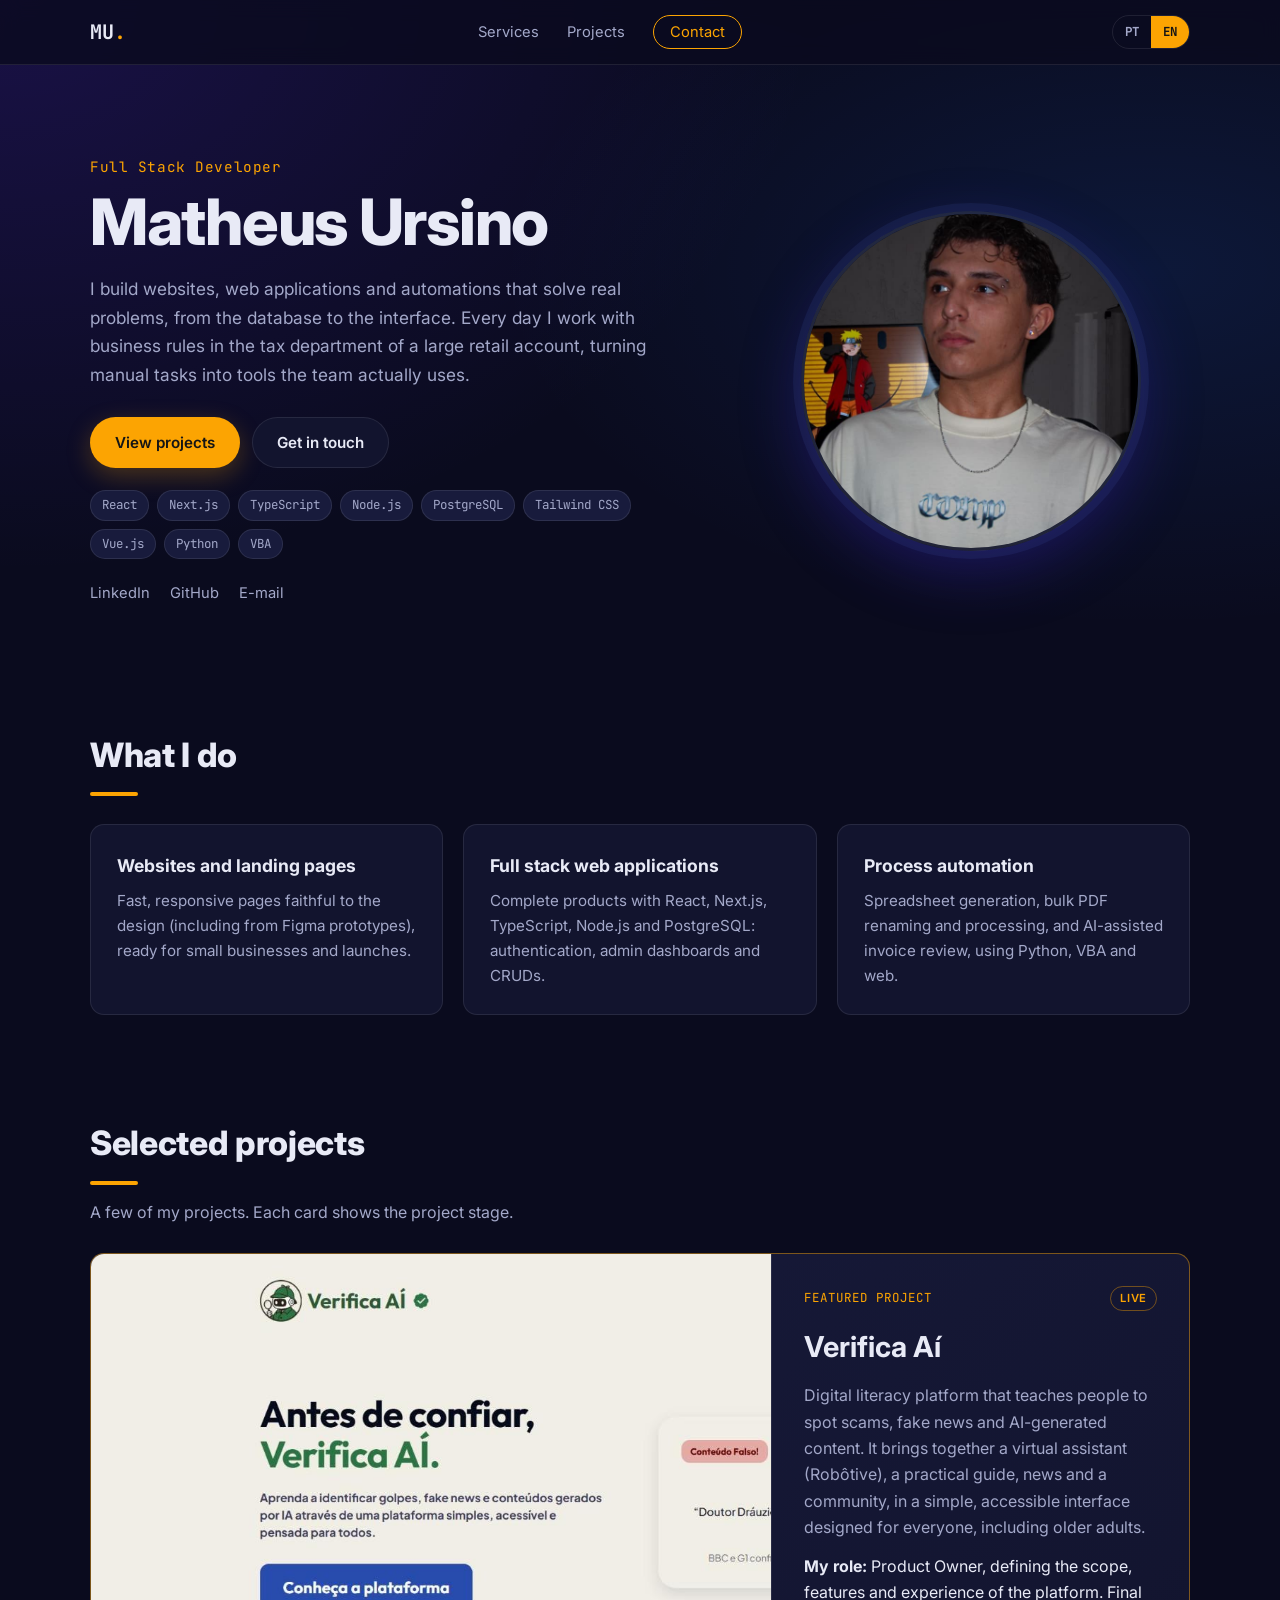
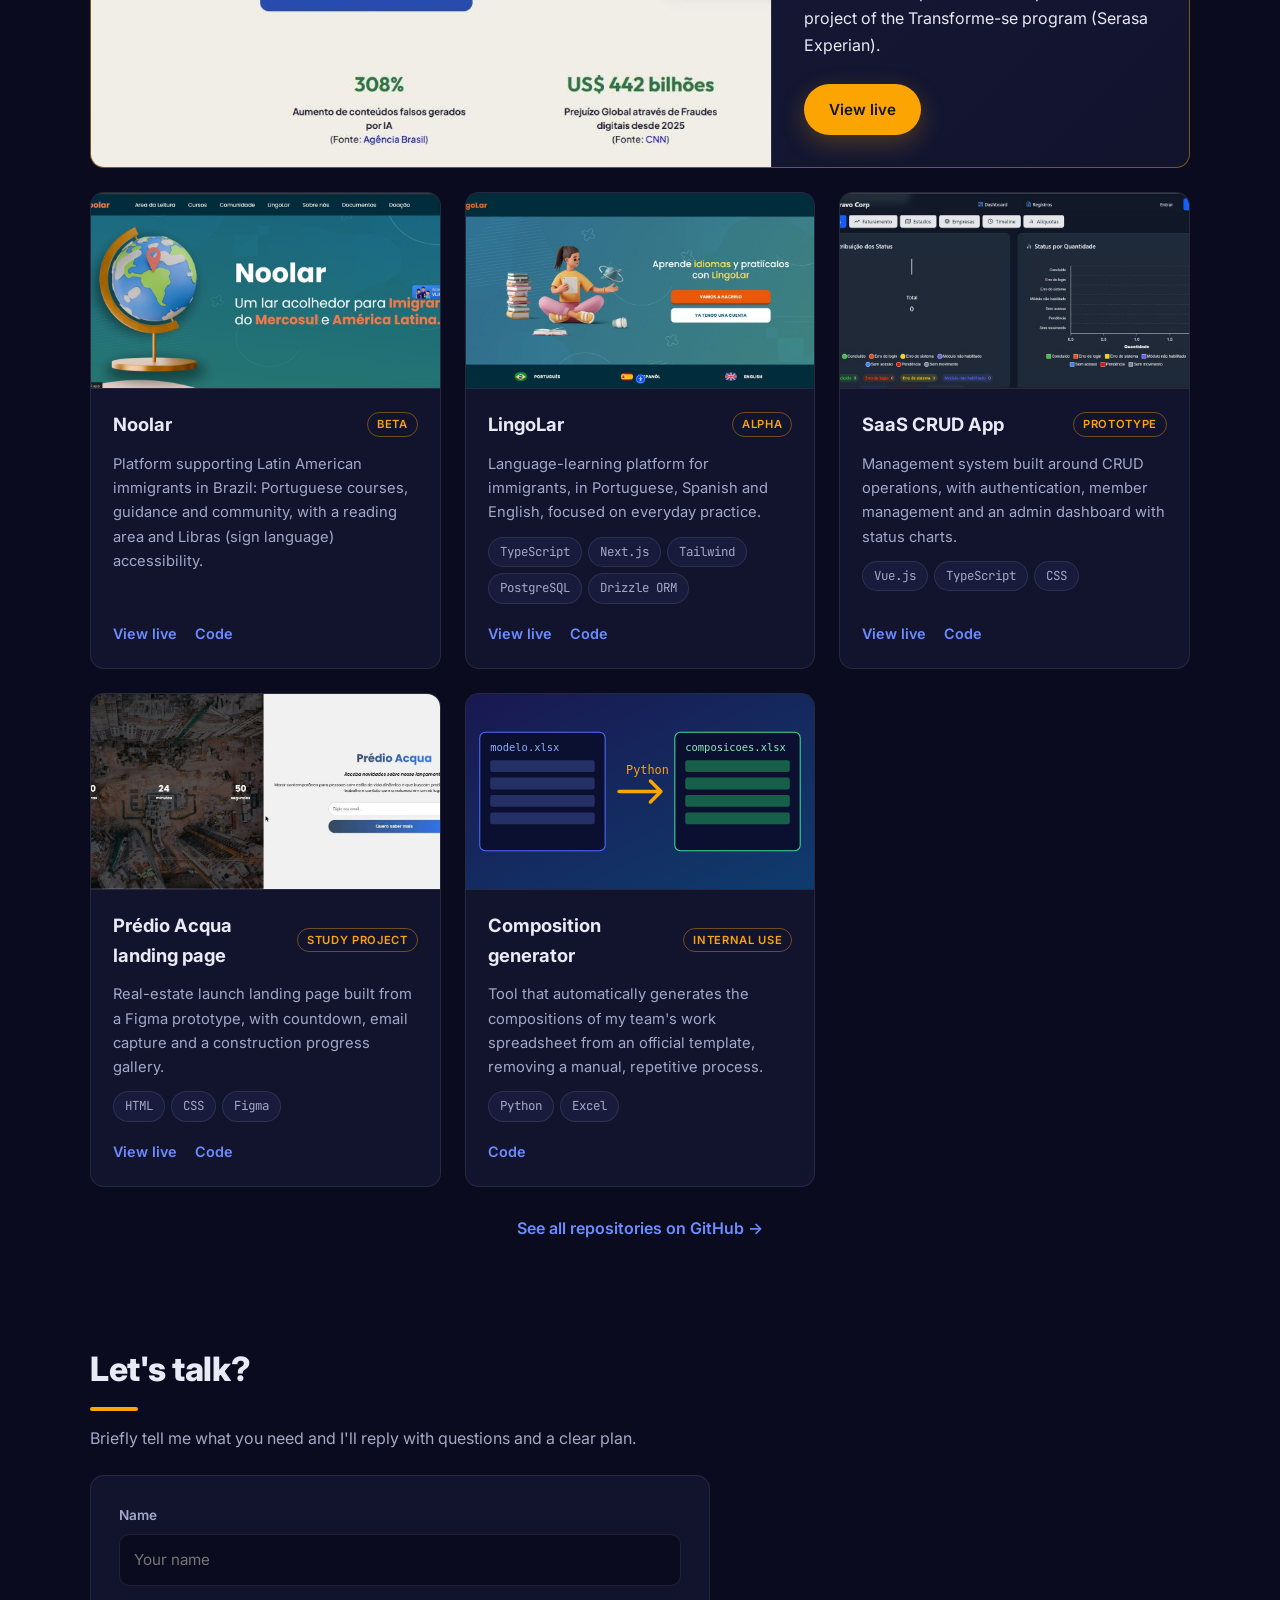
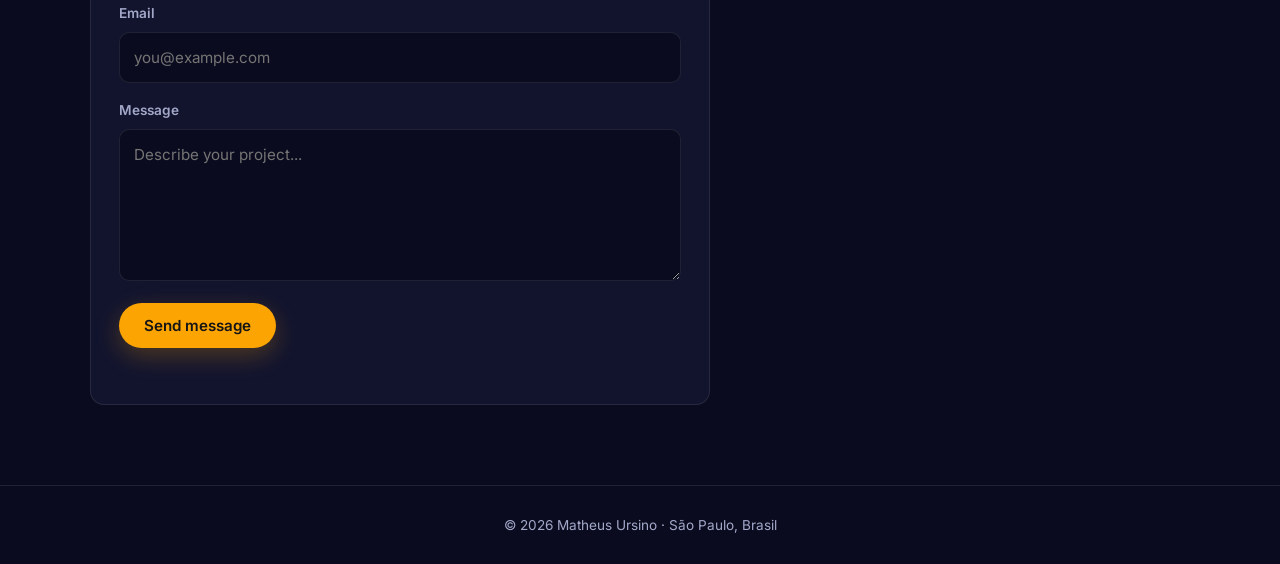
<file: index.html>
<!DOCTYPE html>
<html lang="pt-BR">
<head>
  <meta charset="UTF-8">
  <meta name="viewport" content="width=device-width, initial-scale=1.0">
  <title>Matheus Ursino | Desenvolvedor Full Stack</title>
  <meta name="description" content="Matheus Ursino, desenvolvedor full stack (React, Next.js, TypeScript, Node.js). Sites, aplicações web e automação de processos.">
  <meta property="og:title" content="Matheus Ursino | Desenvolvedor Full Stack">
  <meta property="og:description" content="Sites, aplicações web e automação de processos com React, Next.js, Node.js e Python.">
  <meta property="og:image" content="Images/FotoPerfil.jpeg">
  <link rel="preconnect" href="https://fonts.googleapis.com">
  <link rel="preconnect" href="https://fonts.gstatic.com" crossorigin>
  <link rel="stylesheet" href="main.css">
</head>

<body>
  <header class="site-header">
    <nav class="nav container" aria-label="Principal">
      <a href="#inicio" class="brand">MU<span>.</span></a>
      <ul class="nav-links">
        <li><a href="#servicos" data-i18n="nav_services">Serviços</a></li>
        <li><a href="#projetos" data-i18n="nav_projects">Projetos</a></li>
        <li><a href="#contato" class="nav-cta" data-i18n="nav_contact">Contato</a></li>
      </ul>
      <div class="lang" role="group" aria-label="Idioma / Language"><button type="button" data-lang="pt" aria-pressed="true">PT</button><button type="button" data-lang="en" aria-pressed="false">EN</button></div>
    </nav>
  </header>

  <main>
    <section id="inicio" class="hero container">
      <div class="hero-text">
        <p class="eyebrow" data-i18n="eyebrow">Desenvolvedor Full Stack</p>
        <h1>Matheus Ursino</h1>
        <p class="lead" data-i18n="lead">Construo sites, aplicações web e automações que resolvem problemas reais, do banco de dados à interface. Trabalho no dia a dia com regras de negócio do setor fiscal de uma grande conta do varejo e transformo tarefas manuais em ferramentas que a equipe realmente usa.</p>
        <div class="hero-actions">
          <a href="#projetos" class="btn btn-primary" data-i18n="btn_projects">Ver projetos</a>
          <a href="#contato" class="btn btn-ghost" data-i18n="btn_talk">Falar comigo</a>
        </div>
        <ul class="chips" aria-label="Tecnologias">
          <li>React</li><li>Next.js</li><li>TypeScript</li><li>Node.js</li><li>PostgreSQL</li><li>Tailwind CSS</li><li>Vue.js</li><li>Python</li><li>VBA</li>
        </ul>
        <div class="social">
          <a href="https://br.linkedin.com/in/matheus-ursino" target="_blank" rel="noopener noreferrer" aria-label="LinkedIn">LinkedIn</a>
          <a href="https://github.com/MatheusUrsino" target="_blank" rel="noopener noreferrer" aria-label="GitHub">GitHub</a>
          <a href="mailto:matheusursinoprofissional@gmail.com" aria-label="E-mail">E-mail</a>
        </div>
      </div>
      <div class="hero-photo">
        <img src="Images/FotoPerfil.jpeg" alt="Foto de Matheus Ursino" data-i18n-alt="a_photo" width="360" height="360">
      </div>
    </section>

    <section id="servicos" class="container section">
      <h2 class="section-title" data-i18n="t_services">O que eu faço</h2>
      <div class="services">
        <article class="service">
          <h3 data-i18n="s1_t">Sites e landing pages</h3>
          <p data-i18n="s1_p">Páginas rápidas, responsivas e fiéis ao design (inclusive a partir de protótipos do Figma), prontas para pequenos negócios e lançamentos.</p>
        </article>
        <article class="service">
          <h3 data-i18n="s2_t">Aplicações web full stack</h3>
          <p data-i18n="s2_p">Produtos completos com React, Next.js, TypeScript, Node.js e PostgreSQL: autenticação, painéis administrativos e CRUDs.</p>
        </article>
        <article class="service">
          <h3 data-i18n="s3_t">Automação de processos</h3>
          <p data-i18n="s3_p">Geração de planilhas, renomeação e processamento de PDFs em lote e conferência assistida por IA, com Python, VBA e web.</p>
        </article>
      </div>
    </section>

    <section id="projetos" class="container section">
      <h2 class="section-title" data-i18n="t_projects">Projetos selecionados</h2>
      <p class="section-sub" data-i18n="sub_projects">Alguns trabalhos meus. Cada cartão indica o estágio do projeto.</p>

      <div class="projects">

        <article class="project featured">
          <img src="Images/Verifica-Ai.jpg" alt="Página inicial da plataforma Verifica Aí" data-i18n-alt="a_vf" width="1568" height="726">
          <div class="project-body">
            <div class="project-head"><span class="eyebrow-badge" data-i18n="feat_label">Projeto em destaque</span><span class="badge" data-i18n="feat_live">No ar</span></div>
            <h3>Verifica Aí</h3>
            <p data-i18n="vf_p">Plataforma de letramento digital que ensina a identificar golpes, fake news e conteúdos gerados por IA. Reúne um assistente virtual (Robôtive), guia prático, notícias e comunidade, em uma interface simples e acessível pensada para todos, inclusive idosos.</p>
            <p class="role"><strong data-i18n="role_l">Meu papel:</strong> <span data-i18n="role_t">Product Owner, definindo o escopo, as funcionalidades e a experiência da plataforma. Projeto final do programa Transforme-se (Serasa Experian).</span></p>
            <div class="links">
              <a href="https://verifica-ai-plataforma.vercel.app/" target="_blank" rel="noopener noreferrer" class="btn btn-primary" data-i18n="l_view">Ver online</a>
            </div>
          </div>
        </article>

        <article class="project">
          <img src="Images/Noolar.jpg" alt="Página inicial da plataforma Noolar" data-i18n-alt="a_no" loading="lazy" width="1200" height="565">
          <div class="project-body">
            <div class="project-head"><h3>Noolar</h3><span class="badge" data-i18n="b_beta">Beta</span></div>
            <p data-i18n="no_p">Plataforma de apoio a imigrantes latino-americanos no Brasil: cursos de português, orientação e comunidade, com área de leitura e acessibilidade em Libras.</p>
            <div class="links">
              <a href="https://noolar.vercel.app" target="_blank" rel="noopener noreferrer" data-i18n="l_view">Ver online</a>
              <a href="https://github.com/MatheusUrsino/Noolar" target="_blank" rel="noopener noreferrer" data-i18n="l_code">Código</a>
            </div>
          </div>
        </article>

        <article class="project">
          <img src="Images/Lingolar.jpg" alt="Página inicial da plataforma LingoLar" data-i18n-alt="a_li" loading="lazy" width="1200" height="548">
          <div class="project-body">
            <div class="project-head"><h3>LingoLar</h3><span class="badge" data-i18n="b_alpha">Alpha</span></div>
            <p data-i18n="li_p">Plataforma de aprendizado de idiomas para imigrantes, em português, espanhol e inglês, com foco em prática do dia a dia.</p>
            <ul class="stack"><li>TypeScript</li><li>Next.js</li><li>Tailwind</li><li>PostgreSQL</li><li>Drizzle ORM</li></ul>
            <div class="links">
              <a href="https://lingo-lar.vercel.app" target="_blank" rel="noopener noreferrer" data-i18n="l_view">Ver online</a>
              <a href="https://github.com/MatheusUrsino/LingoLar" target="_blank" rel="noopener noreferrer" data-i18n="l_code">Código</a>
            </div>
          </div>
        </article>

        <article class="project">
          <img src="Images/SaaS-Empresarial.jpg" alt="Painel de status do SaaS CRUD App" data-i18n-alt="a_sa" loading="lazy" width="1200" height="553">
          <div class="project-body">
            <div class="project-head"><h3>SaaS CRUD App</h3><span class="badge" data-i18n="b_proto">Protótipo</span></div>
            <p data-i18n="sa_p">Sistema de gestão baseado em operações CRUD, com autenticação, gerenciamento de membros e painel administrativo com gráficos de status.</p>
            <ul class="stack"><li>Vue.js</li><li>TypeScript</li><li>CSS</li></ul>
            <div class="links">
              <a href="https://bravo-crud.vercel.app" target="_blank" rel="noopener noreferrer" data-i18n="l_view">Ver online</a>
              <a href="https://github.com/MatheusUrsino/SaaS-CRUD-App" target="_blank" rel="noopener noreferrer" data-i18n="l_code">Código</a>
            </div>
          </div>
        </article>

        <article class="project">
          <img src="Images/Acqua.jpg" alt="Landing page Prédio Acqua" data-i18n-alt="a_ac" loading="lazy" width="1568" height="581">
          <div class="project-body">
            <div class="project-head"><h3 data-i18n="ac_t">Landing page Prédio Acqua</h3><span class="badge" data-i18n="b_study">Projeto de estudo</span></div>
            <p data-i18n="ac_p">Landing page de lançamento imobiliário construída a partir de um protótipo do Figma, com contagem regressiva, captação de e-mail e galeria de andamento da obra.</p>
            <ul class="stack"><li>HTML</li><li>CSS</li><li>Figma</li></ul>
            <div class="links">
              <a href="https://matheusursino.github.io/Projeto-Acqua/" target="_blank" rel="noopener noreferrer" data-i18n="l_view">Ver online</a>
              <a href="https://github.com/MatheusUrsino/Projeto-Acqua" target="_blank" rel="noopener noreferrer" data-i18n="l_code">Código</a>
            </div>
          </div>
        </article>

        <article class="project">
          <img src="Images/Gerador.svg" alt="Ilustração: planilha modelo transformada em planilha de composições por um script Python" data-i18n-alt="a_ge" loading="lazy" width="1200" height="560">
          <div class="project-body">
            <div class="project-head"><h3 data-i18n="ge_t">Gerador de composições</h3><span class="badge" data-i18n="b_internal">Uso interno</span></div>
            <p data-i18n="ge_p">Ferramenta que gera automaticamente as composições da planilha de trabalho da minha equipe a partir de um modelo oficial, eliminando um processo manual e repetitivo.</p>
            <ul class="stack"><li>Python</li><li>Excel</li></ul>
            <div class="links">
              <a href="https://github.com/MatheusUrsino/Gerador-de-composi-o" target="_blank" rel="noopener noreferrer" data-i18n="l_code">Código</a>
            </div>
          </div>
        </article>


      </div>
      <p class="more"><a href="https://github.com/MatheusUrsino?tab=repositories" target="_blank" rel="noopener noreferrer" data-i18n="more">Ver todos os repositórios no GitHub →</a></p>
    </section>


    <section id="contato" class="container section contact">
      <h2 class="section-title" data-i18n="t_contact">Vamos conversar?</h2>
      <p class="section-sub" data-i18n="sub_contact">Conte rapidamente o que você precisa e respondo com perguntas e um plano claro.</p>
      <form class="contact-form" onsubmit="handleSubmit(event)">
        <label for="name" data-i18n="l_name">Nome</label>
        <input id="name" type="text" name="name" placeholder="Seu nome" data-i18n-placeholder="ph_name" required autocomplete="name">
        <label for="email" data-i18n="l_email">E-mail</label>
        <input id="email" type="email" name="email" placeholder="voce@exemplo.com" data-i18n-placeholder="ph_email" required autocomplete="email">
        <label for="message" data-i18n="l_msg">Mensagem</label>
        <textarea id="message" name="message" placeholder="Descreva seu projeto..." data-i18n-placeholder="ph_msg" rows="5" required></textarea>
        <button type="submit" class="btn btn-primary" data-i18n="btn_send">Enviar mensagem</button>
        <p id="ContactFeedback" class="feedback" role="status"></p>
      </form>
    </section>
  </main>

  <footer class="site-footer">
    <p>© <span id="year"></span> Matheus Ursino · São Paulo, Brasil</p>
  </footer>

  <script>
    var EN = {
      nav_services: "Services", nav_projects: "Projects", nav_contact: "Contact",
      eyebrow: "Full Stack Developer",
      lead: "I build websites, web applications and automations that solve real problems, from the database to the interface. Every day I work with business rules in the tax department of a large retail account, turning manual tasks into tools the team actually uses.",
      btn_projects: "View projects", btn_talk: "Get in touch",
      t_services: "What I do",
      s1_t: "Websites and landing pages", s1_p: "Fast, responsive pages faithful to the design (including from Figma prototypes), ready for small businesses and launches.",
      s2_t: "Full stack web applications", s2_p: "Complete products with React, Next.js, TypeScript, Node.js and PostgreSQL: authentication, admin dashboards and CRUDs.",
      s3_t: "Process automation", s3_p: "Spreadsheet generation, bulk PDF renaming and processing, and AI-assisted invoice review, using Python, VBA and web.",
      t_projects: "Selected projects", sub_projects: "A few of my projects. Each card shows the project stage.",
      feat_label: "Featured project", feat_live: "Live",
      vf_p: "Digital literacy platform that teaches people to spot scams, fake news and AI-generated content. It brings together a virtual assistant (Robôtive), a practical guide, news and a community, in a simple, accessible interface designed for everyone, including older adults.",
      role_l: "My role:", role_t: "Product Owner, defining the scope, features and experience of the platform. Final project of the Transforme-se program (Serasa Experian).",
      no_p: "Platform supporting Latin American immigrants in Brazil: Portuguese courses, guidance and community, with a reading area and Libras (sign language) accessibility.",
      li_p: "Language-learning platform for immigrants, in Portuguese, Spanish and English, focused on everyday practice.",
      sa_p: "Management system built around CRUD operations, with authentication, member management and an admin dashboard with status charts.",
      ac_t: "Prédio Acqua landing page", ac_p: "Real-estate launch landing page built from a Figma prototype, with countdown, email capture and a construction progress gallery.",
      ge_t: "Composition generator", ge_p: "Tool that automatically generates the compositions of my team's work spreadsheet from an official template, removing a manual, repetitive process.",
      b_beta: "Beta", b_alpha: "Alpha", b_proto: "Prototype", b_study: "Study project", b_internal: "Internal use",
      l_view: "View live", l_code: "Code", more: "See all repositories on GitHub \u2192",
      t_contact: "Let's talk?", sub_contact: "Briefly tell me what you need and I'll reply with questions and a clear plan.",
      l_name: "Name", l_email: "Email", l_msg: "Message", btn_send: "Send message",
      ph_name: "Your name", ph_email: "you@example.com", ph_msg: "Describe your project...",
      a_photo: "Photo of Matheus Ursino", a_vf: "Verifica Aí platform home page", a_no: "Noolar platform home page", a_li: "LingoLar platform home page",
      a_sa: "SaaS CRUD App status dashboard", a_ac: "Prédio Acqua landing page",
      a_ge: "Illustration: template spreadsheet turned into a compositions spreadsheet by a Python script",
      sending: "Opening your email app...", contactSubject: "Contact from ",
      title: "Matheus Ursino | Full Stack Developer",
      desc: "Matheus Ursino, full stack developer (React, Next.js, TypeScript, Node.js). Websites, web applications and process automation."
    };
    var lang = "pt";
    var els = document.querySelectorAll("[data-i18n],[data-i18n-alt],[data-i18n-placeholder]");
    els.forEach(function (el) {
      if (el.dataset.i18n) el.dataset.pt = el.textContent;
      if (el.dataset.i18nAlt) el.dataset.ptAlt = el.getAttribute("alt");
      if (el.dataset.i18nPlaceholder) el.dataset.ptPh = el.getAttribute("placeholder");
    });
    var ptTitle = document.title, metaDesc = document.querySelector('meta[name="description"]'), ptDesc = metaDesc.content;

    function setLang(l) {
      lang = l;
      els.forEach(function (el) {
        if (el.dataset.i18n) el.textContent = l === "en" ? EN[el.dataset.i18n] : el.dataset.pt;
        if (el.dataset.i18nAlt) el.setAttribute("alt", l === "en" ? EN[el.dataset.i18nAlt] : el.dataset.ptAlt);
        if (el.dataset.i18nPlaceholder) el.setAttribute("placeholder", l === "en" ? EN[el.dataset.i18nPlaceholder] : el.dataset.ptPh);
      });
      document.documentElement.lang = l === "en" ? "en" : "pt-BR";
      document.title = l === "en" ? EN.title : ptTitle;
      metaDesc.content = l === "en" ? EN.desc : ptDesc;
      document.querySelectorAll(".lang button").forEach(function (b) {
        b.setAttribute("aria-pressed", String(b.dataset.lang === l));
      });
      try { localStorage.setItem("lang", l); } catch (e) {}
    }
    document.querySelectorAll(".lang button").forEach(function (b) {
      b.addEventListener("click", function () { setLang(b.dataset.lang); });
    });
    var saved = null;
    try { saved = localStorage.getItem("lang"); } catch (e) {}
    if (saved === "en" || saved === "pt") { if (saved === "en") setLang("en"); }
    else if ((navigator.language || "").toLowerCase().indexOf("pt") !== 0) setLang("en");

    document.getElementById("year").textContent = new Date().getFullYear();
    function handleSubmit(e) {
      e.preventDefault();
      var form = e.target, data = new FormData(form);
      var subject = encodeURIComponent((lang === "en" ? EN.contactSubject : "Contato de ") + data.get("name"));
      var body = encodeURIComponent("Nome: " + data.get("name") + "\nE-mail: " + data.get("email") + "\n\n" + data.get("message"));
      window.location.href = "mailto:matheusursinoprofissional@gmail.com?subject=" + subject + "&body=" + body;
      document.getElementById("ContactFeedback").textContent = lang === "en" ? EN.sending : "Abrindo seu aplicativo de e-mail...";
      form.reset();
    }
  </script>
</body>
</html>
</file>
<file: main.css>
@import url('https://fonts.googleapis.com/css2?family=Inter:wght@400;500;600;700;800&family=JetBrains+Mono:wght@500;700&display=swap');

:root {
    --bg: #0a0b1e;
    --surface: #12142e;
    --surface-2: #181b3c;
    --border: rgba(255, 255, 255, 0.09);
    --text: #e8eaf6;
    --muted: #a3a8c9;
    --accent: #fca402;
    --accent-2: #6c8cff;
    --radius: 14px;
}

* { box-sizing: border-box; margin: 0; padding: 0; }

html { scroll-behavior: smooth; }

body {
    background:
        radial-gradient(ellipse at top left, rgba(95, 45, 255, 0.18), transparent 45%),
        radial-gradient(ellipse at 90% 30%, rgba(34, 120, 255, 0.12), transparent 40%),
        var(--bg);
    background-attachment: fixed;
    color: var(--text);
    font-family: 'Inter', system-ui, sans-serif;
    line-height: 1.65;
    overflow-x: hidden;
}

a { color: inherit; text-decoration: none; }
img { display: block; max-width: 100%; height: auto; }
ul, ol { list-style: none; }

.container { width: min(1100px, 100% - 40px); margin-inline: auto; }
.section { padding: 80px 0 20px; scroll-margin-top: 70px; }

/* Header */
.site-header {
    position: sticky; top: 0; z-index: 50;
    background: rgba(10, 11, 30, 0.8);
    backdrop-filter: blur(10px);
    -webkit-backdrop-filter: blur(10px);
    border-bottom: 1px solid var(--border);
}
.nav { display: flex; align-items: center; justify-content: space-between; height: 64px; }
.brand { font-family: 'JetBrains Mono', monospace; font-weight: 700; font-size: 1.25rem; }
.brand span { color: var(--accent); }
.nav-links { display: flex; align-items: center; gap: 28px; font-size: 0.92rem; color: var(--muted); }
.nav-links a:hover { color: var(--text); }
.nav-cta { border: 1px solid var(--accent); color: var(--accent); padding: 7px 16px; border-radius: 999px; }
.nav-cta:hover { background: var(--accent); color: #111 !important; }

/* Hero */
.hero { display: grid; grid-template-columns: 1.4fr 1fr; gap: 48px; align-items: center; padding: 90px 0 40px; }
.eyebrow { font-family: 'JetBrains Mono', monospace; color: var(--accent); font-size: 0.9rem; letter-spacing: 0.04em; margin-bottom: 8px; }
.hero h1 { font-size: clamp(2.4rem, 6vw, 4rem); line-height: 1.1; font-weight: 800; letter-spacing: -0.02em; margin-bottom: 18px; }
.lead { color: var(--muted); font-size: 1.08rem; max-width: 60ch; }
.hero-actions { display: flex; flex-wrap: wrap; gap: 12px; margin: 28px 0 22px; }
.hero-photo { justify-self: center; }
.hero-photo img {
    width: min(340px, 70vw); aspect-ratio: 1; object-fit: cover; border-radius: 50%;
    border: 3px solid var(--border);
    box-shadow: 0 0 0 8px rgba(108, 140, 255, 0.08), 0 20px 60px rgba(60, 40, 200, 0.35);
}

.chips { display: flex; flex-wrap: wrap; gap: 8px; margin-bottom: 22px; }
.chips li, .stack li {
    font-family: 'JetBrains Mono', monospace; font-size: 0.78rem;
    padding: 4px 11px; border-radius: 999px;
    background: var(--surface-2); border: 1px solid var(--border); color: var(--muted);
}
.social { display: flex; gap: 20px; font-size: 0.92rem; }
.social a { color: var(--muted); border-bottom: 1px solid transparent; }
.social a:hover { color: var(--accent); border-color: var(--accent); }

/* Buttons */
.btn {
    display: inline-block; font-weight: 600; font-size: 0.95rem; cursor: pointer;
    padding: 12px 24px; border-radius: 999px; border: 1px solid transparent;
    transition: transform 0.15s ease, box-shadow 0.15s ease, background 0.15s ease;
    font-family: inherit;
}
.btn:hover { transform: translateY(-2px); }
.btn-primary { background: var(--accent); color: #151515; box-shadow: 0 8px 24px rgba(252, 164, 2, 0.25); }
.btn-ghost { border-color: var(--border); background: var(--surface); }
.btn-ghost:hover { border-color: var(--accent-2); }

/* Sections */
.section-title { font-size: clamp(1.6rem, 3.5vw, 2.1rem); font-weight: 800; letter-spacing: -0.01em; margin-bottom: 8px; }
.section-title::after { content: ""; display: block; width: 48px; height: 4px; border-radius: 4px; background: var(--accent); margin-top: 10px; }
.section-sub { color: var(--muted); margin: 14px 0 0; }

/* Services */
.services { display: grid; grid-template-columns: repeat(3, 1fr); gap: 20px; margin-top: 28px; }
.service { background: var(--surface); border: 1px solid var(--border); border-radius: var(--radius); padding: 26px; }
.service h3 { font-size: 1.1rem; margin-bottom: 8px; }
.service p { color: var(--muted); font-size: 0.95rem; }

/* Projects */
.projects { display: grid; grid-template-columns: repeat(auto-fill, minmax(320px, 1fr)); gap: 24px; margin-top: 28px; }
.project {
    display: flex; flex-direction: column; overflow: hidden;
    background: var(--surface); border: 1px solid var(--border); border-radius: var(--radius);
    transition: transform 0.2s ease, border-color 0.2s ease, box-shadow 0.2s ease;
}
.project:hover { transform: translateY(-4px); border-color: rgba(108, 140, 255, 0.5); box-shadow: 0 18px 40px rgba(0, 0, 0, 0.35); }
.project img { width: 100%; aspect-ratio: 16 / 9; object-fit: cover; object-position: top; border-bottom: 1px solid var(--border); }
.project-body { display: flex; flex-direction: column; gap: 12px; padding: 20px 22px 22px; flex: 1; }
.project-head { display: flex; align-items: center; justify-content: space-between; gap: 10px; }
.project h3 { font-size: 1.15rem; }
.badge { font-size: 0.7rem; font-weight: 600; text-transform: uppercase; letter-spacing: 0.06em; color: var(--accent); border: 1px solid rgba(252, 164, 2, 0.4); padding: 2px 9px; border-radius: 999px; white-space: nowrap; }
.project p { color: var(--muted); font-size: 0.92rem; }
.stack { display: flex; flex-wrap: wrap; gap: 6px; }
.links { display: flex; gap: 18px; margin-top: auto; padding-top: 6px; font-weight: 600; font-size: 0.9rem; }
.links a { color: var(--accent-2); }
.links a:hover { color: var(--accent); }
.more { margin-top: 28px; text-align: center; }
.more a { color: var(--accent-2); font-weight: 600; }
.more a:hover { color: var(--accent); }

/* Timeline */
.timeline { margin-top: 28px; border-left: 2px solid var(--border); padding-left: 28px; display: grid; gap: 28px; }
.timeline li { position: relative; }
.timeline li::before { content: ""; position: absolute; left: -35px; top: 8px; width: 12px; height: 12px; border-radius: 50%; background: var(--accent); box-shadow: 0 0 0 4px rgba(252, 164, 2, 0.18); }
.timeline h3 { font-size: 1.05rem; }
.when { display: block; font-family: 'JetBrains Mono', monospace; font-size: 0.8rem; color: var(--accent-2); margin: 2px 0 6px; }
.timeline p { color: var(--muted); max-width: 70ch; }

/* Contact */
.contact { padding-bottom: 80px; }
.contact-form {
    display: flex; flex-direction: column; gap: 8px; max-width: 620px; margin-top: 24px;
    background: var(--surface); border: 1px solid var(--border); border-radius: var(--radius); padding: 28px;
}
.contact-form label { font-size: 0.85rem; font-weight: 600; color: var(--muted); }
.contact-form input, .contact-form textarea {
    width: 100%; font: inherit; font-size: 0.95rem; color: var(--text);
    background: var(--bg); border: 1px solid var(--border); border-radius: 10px; padding: 12px 14px; margin-bottom: 8px;
}
.contact-form input:focus, .contact-form textarea:focus { outline: 2px solid var(--accent-2); outline-offset: 1px; }
.contact-form textarea { resize: vertical; }
.contact-form .btn { align-self: flex-start; margin-top: 6px; }
.feedback { min-height: 1.4em; font-size: 0.9rem; color: var(--muted); }

.site-footer { border-top: 1px solid var(--border); text-align: center; padding: 28px 20px; color: var(--muted); font-size: 0.85rem; }

:focus-visible { outline: 2px solid var(--accent); outline-offset: 3px; }

@media (prefers-reduced-motion: reduce) {
    html { scroll-behavior: auto; }
    * { transition: none !important; }
}

@media (max-width: 860px) {
    .hero { grid-template-columns: 1fr; padding-top: 50px; text-align: left; }
    .hero-photo { order: -1; justify-self: start; }
    .services { grid-template-columns: 1fr; }
}

@media (max-width: 600px) {
    .nav-links { gap: 14px; font-size: 0.82rem; }
    .nav-links li:nth-child(3) { display: none; }
    .projects { grid-template-columns: 1fr; }
    .section { padding-top: 60px; }
}

/* Projeto em destaque */
.featured { grid-column: 1 / -1; flex-direction: row; border-color: rgba(252, 164, 2, 0.45); background: linear-gradient(135deg, var(--surface-2), var(--surface)); }
.featured img { width: 62%; aspect-ratio: auto; object-fit: cover; object-position: top left; border-bottom: 0; border-right: 1px solid var(--border); }
.featured .project-body { padding: 32px; justify-content: center; }
.featured h3 { font-size: 1.8rem; }
.featured p { font-size: 1rem; }
.eyebrow-badge { font-family: 'JetBrains Mono', monospace; font-size: 0.78rem; color: var(--accent); text-transform: uppercase; letter-spacing: 0.08em; }
.role { color: var(--text) !important; }
.featured .links { margin-top: 8px; }
.featured .btn-primary { color: #151515; }
.featured .btn-primary:hover { color: #151515; }
@media (max-width: 860px) {
    .featured { flex-direction: column; }
    .featured img { width: 100%; border-right: 0; border-bottom: 1px solid var(--border); aspect-ratio: 16 / 9; }
    .featured .project-body { padding: 22px; }
}

/* Seletor de idioma */
.lang { display: inline-flex; border: 1px solid var(--border); border-radius: 999px; overflow: hidden; margin-left: 18px; }
.lang button { font: inherit; font-family: 'JetBrains Mono', monospace; font-size: 0.78rem; font-weight: 700; color: var(--muted); background: transparent; border: 0; padding: 6px 12px; cursor: pointer; }
.lang button[aria-pressed="true"] { background: var(--accent); color: #151515; }
@media (max-width: 600px) { .lang { margin-left: 8px; } .lang button { padding: 5px 9px; } }
</file>
